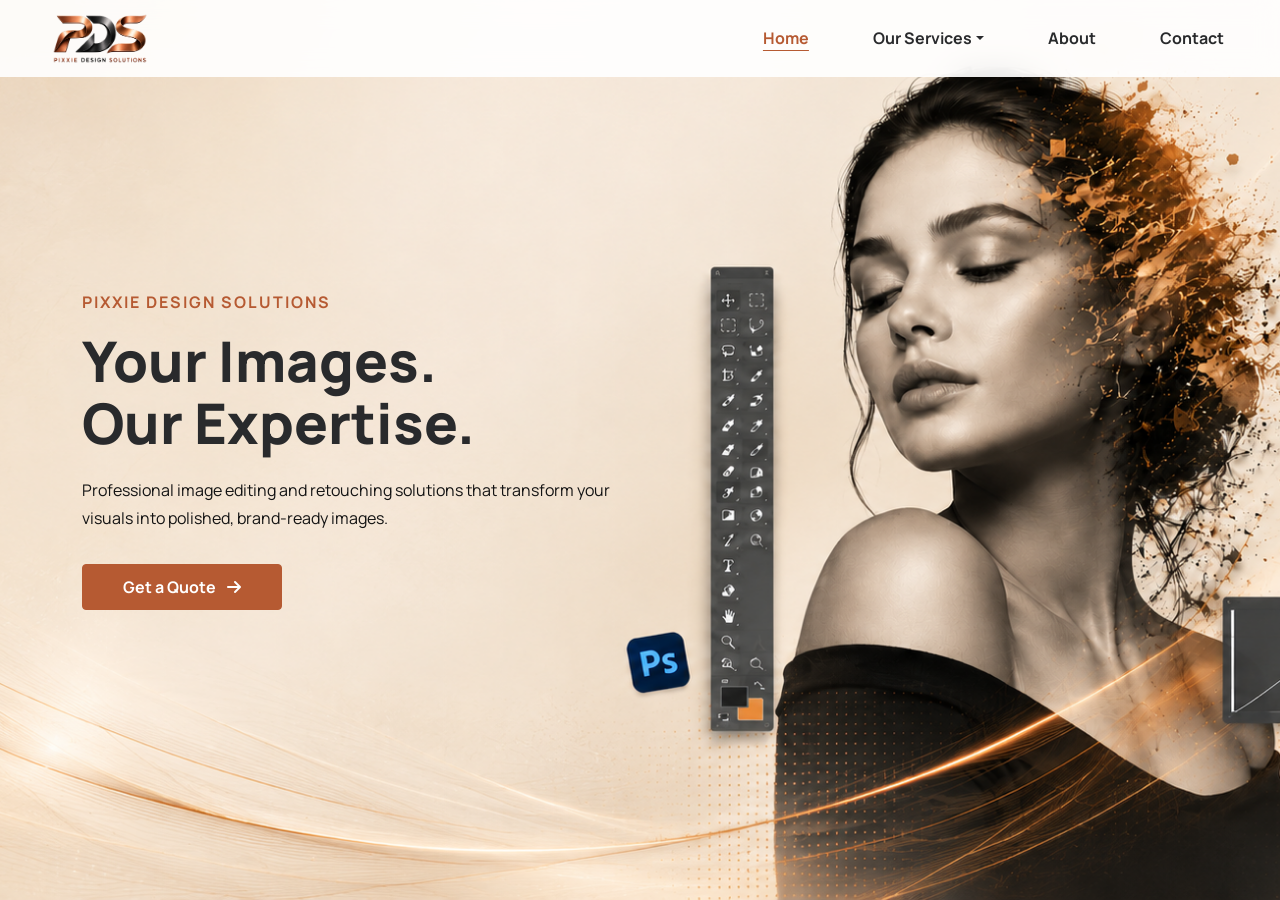
<file: index.html>
<!DOCTYPE html>
<html lang="en">
<head>
    <meta charset="UTF-8">
    <meta name="viewport" content="width=device-width, initial-scale=1.0">
    <title>Pixxie Design Solutions</title>

    <!-- Favicon -->
    <link rel="icon" type="image/png" sizes="32x32" href="assets/favicon.png">
    <link rel="icon" type="image/png" sizes="16x16" href="assets/favicon.png">

    <!-- Apple Touch Icon -->
    <link rel="apple-touch-icon" href="assets/favicon.png">

    <!-- css -->
    <link rel="stylesheet" href="css/style.css">

    <!-- js -->
    <script src="js/script.js" defer></script>

    <!-- bootstrap -->
    <link href="https://cdn.jsdelivr.net/npm/bootstrap@5.3.8/dist/css/bootstrap.min.css" rel="stylesheet">
    <script src="https://cdn.jsdelivr.net/npm/bootstrap@5.3.8/dist/js/bootstrap.bundle.min.js"></script>

    <!-- google fonts -->
     <link rel="preconnect" href="https://fonts.googleapis.com">
    <link rel="preconnect" href="https://fonts.gstatic.com" crossorigin>
    <link href="https://fonts.googleapis.com/css2?family=Manrope:wght@400;500;600;700;800&display=swap" rel="stylesheet">

    <!-- fontawsome -->
     <link rel="stylesheet" href="https://cdnjs.cloudflare.com/ajax/libs/font-awesome/6.5.2/css/all.min.css">   

</head>
<body id="home">

    <header>

    <!-- Navbar -->
        <nav class="navbar navbar-expand-lg fixed-top">
            <!-- Container -->
            <div class="container-fluid px-lg-5 px-md-3">
                <!-- Logo -->
                    <a class="navbar-brand"
                    href="index.html">
                        <img src="assets/logo trans.png" class="img-fluid navbar-logo" alt="Pixxie Design Solutions">
                    </a>

                    <!-- mobile menu -->
                        <button class="navbar-toggler" type="button" data-bs-toggle="collapse" data-bs-target="#collapsibleNavbar">
      <i class="fa-solid fa-bars"></i>
    </button>

                <!-- Navigation -->
                    <div class="collapse
                    navbar-collapse
                    flex-basis-100"
                    id="collapsibleNavbar">
                        <!-- nav links -->
                            <ul class="navbar-nav
                            d-flex
                            flex-column
                            flex-lg-row
                            gap-md-4
                            gap-lg-5
                            align-items-lg-center">
                                <li class="nav-item"><a class="nav-link active" href="index.html">Home</a></li>
                                <li class="nav-item dropdown"><a class="nav-link dropdown-toggle" href="#" role="button" data-bs-toggle="dropdown">Our Services</a>
                                    <ul class="dropdown-menu">
                                        <li><a class="dropdown-item" href="background_removal.html">Background Removal</a></li>
                                        <li><a class="dropdown-item" href="model_retouch.html">Model Retouch</a></li>
                                        <li><a class="dropdown-item" href="skin_retouch.html">Skin Retouch</a></li>
                                        <li><a class="dropdown-item" href="jewelery_retouch.html">Jewelry Retouch</a></li>
                                        <li><a class="dropdown-item " href="shadow_making.html">Shadow Making</a></li>
                                        <li><a class="dropdown-item" href="invisible.html">Invisible Mannequin</a></li>
                                        <li><a class="dropdown-item" href="clipping_path.html">Clipping Path</a></li>
                                        <li><a class="dropdown-item" href="color_correction.html">Color Correction</a></li>
                                        <li><a class="dropdown-item" href="editorial.html">Editorial Images</a></li>
                                    </ul>
                                </li>
                                <li class="nav-item"><a class="nav-link" href="about.html">About</a></li>
                                <li class="nav-item"><a class="nav-link" href="contact.html">Contact</a></li>    
                            </ul>
                    </div>
            </div>        
        </nav>
    </header>

    <section class="hero d-flex flex-column">
        <div class="container hero-text d-flex flex-column gap-3 my-lg-auto">
            <span class="hero-label">PIXXIE DESIGN SOLUTIONS</span>
            <h1 class="display-4">Your Images.<br>Our Expertise.</h1>
        <p>
            Professional image editing and retouching solutions
            that transform your visuals into polished,
            brand-ready images.
        </p>
        <a href="contact.html" class="btn btn-brand"> Get a Quote <i class="fa-solid fa-arrow-right ms-2"></i></a>
        </div>
        
    </section>




    
    
</body>
</html>
</file>
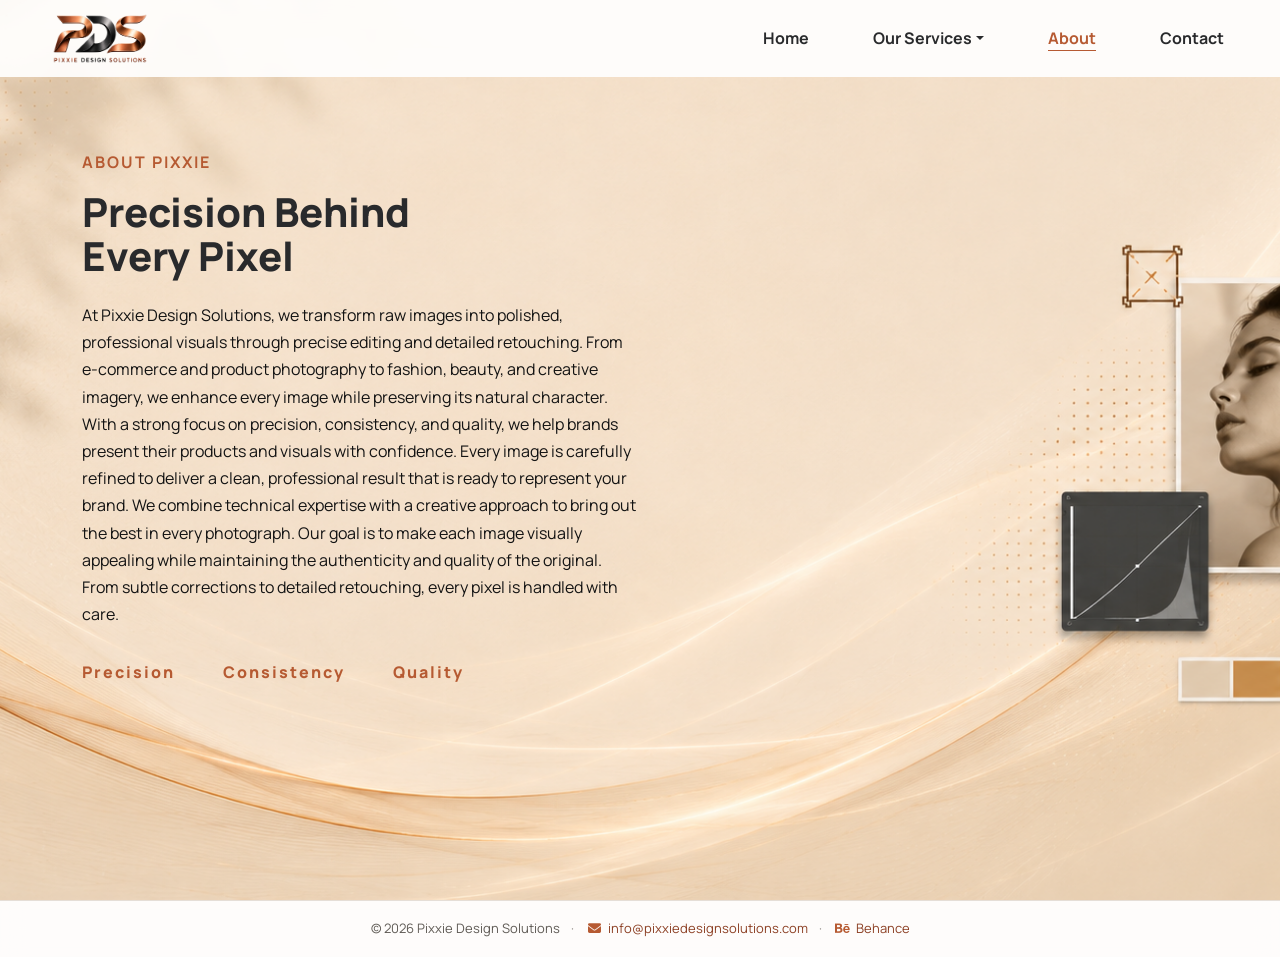
<file: about.html>
<!DOCTYPE html>
<html lang="en">
<head>
    <meta charset="UTF-8">
    <meta name="viewport" content="width=device-width, initial-scale=1.0">
    <title>Pixxie Design Solutions</title>

    <!-- Favicon -->
    <link rel="icon" type="image/png" sizes="32x32" href="assets/favicon.png">
    <link rel="icon" type="image/png" sizes="16x16" href="assets/favicon.png">

    <!-- Apple Touch Icon -->
    <link rel="apple-touch-icon" href="assets/favicon.png">

    <!-- css -->
    <link rel="stylesheet" href="css/style.css">

    <!-- js -->
    <script src="js/script.js" defer></script>

    <!-- bootstrap -->
    <link href="https://cdn.jsdelivr.net/npm/bootstrap@5.3.8/dist/css/bootstrap.min.css" rel="stylesheet">
    <script src="https://cdn.jsdelivr.net/npm/bootstrap@5.3.8/dist/js/bootstrap.bundle.min.js"></script>

    <!-- google fonts -->
     <link rel="preconnect" href="https://fonts.googleapis.com">
    <link rel="preconnect" href="https://fonts.gstatic.com" crossorigin>
    <link href="https://fonts.googleapis.com/css2?family=Manrope:wght@400;500;600;700;800&display=swap" rel="stylesheet">

    <!-- fontawsome -->
     <link rel="stylesheet" href="https://cdnjs.cloudflare.com/ajax/libs/font-awesome/6.5.2/css/all.min.css">   

</head>
<body id="about">

    <header>

    <!-- Navbar -->
        <nav class="navbar navbar-expand-lg fixed-top">
            <!-- Container -->
            <div class="container-fluid px-lg-5 px-md-3">
                <!-- Logo -->
                    <a class="navbar-brand"
                    href="index.html">
                        <img src="assets/logo trans.png" class="img-fluid navbar-logo" alt="Pixxie Design Solutions">
                    </a>

                    <!-- mobile menu -->
                        <button class="navbar-toggler" type="button" data-bs-toggle="collapse" data-bs-target="#collapsibleNavbar">
      <i class="fa-solid fa-bars"></i>
    </button>

                <!-- Navigation -->
                    <div class="collapse
                    navbar-collapse
                    flex-basis-100"
                    id="collapsibleNavbar">
                        <!-- nav links -->
                            <ul class="navbar-nav
                            d-flex
                            flex-column
                            flex-lg-row
                            gap-md-4
                            gap-lg-5
                            align-items-lg-center">
                                <li class="nav-item"><a class="nav-link" href="index.html">Home</a></li>
                                <li class="nav-item dropdown"><a class="nav-link dropdown-toggle" href="#" role="button" data-bs-toggle="dropdown">Our Services</a>
                                    <ul class="dropdown-menu">
                                        <li><a class="dropdown-item" href="background_removal.html">Background Removal</a></li>
                                        <li><a class="dropdown-item" href="model_retouch.html">Model Retouch</a></li>
                                        <li><a class="dropdown-item" href="skin_retouch.html">Skin Retouch</a></li>
                                        <li><a class="dropdown-item" href="jewelery_retouch.html">Jewelry Retouch</a></li>
                                        <li><a class="dropdown-item" href="shadow_making.html">Shadow Making</a></li>
                                        <li><a class="dropdown-item" href="invisible.html">Invisible Mannequin</a></li>
                                        <li><a class="dropdown-item" href="clipping_path.html">Clipping Path</a></li>
                                        <li><a class="dropdown-item" href="color_correction.html">Color Correction</a></li>
                                        <li><a class="dropdown-item" href="editorial.html">Editorial Images</a></li>
                                    </ul>
                                </li>
                                <li class="nav-item"><a class="nav-link active" href="about.html">About</a></li>
                                <li class="nav-item"><a class="nav-link" href="contact.html">Contact</a></li>    
                            </ul>
                    </div>
            </div>        
        </nav>
    </header>

    <section class="hero1 d-flex flex-column ">
        <div class="container hero-text1 d-flex flex-column gap-3 mb-1 mb-lg-0">
            <span class="hero-label">ABOUT PIXXIE</span>
            <h1 class="display-6">Precision Behind<br>Every Pixel</h1>
        <p>
            At Pixxie Design Solutions, we transform raw images into polished, professional visuals 
            through precise editing and detailed retouching. From e-commerce and product photography 
            to fashion, beauty, and creative imagery, we enhance every image while preserving its 
            natural character. With a strong focus on precision, consistency, and quality, we help 
            brands present their products and visuals with confidence. Every image is carefully 
            refined to deliver a clean, professional result that is ready to represent your brand.
            We combine technical expertise with a creative approach to bring out the best in 
            every photograph. Our goal is to make each image visually appealing while maintaining 
            the authenticity and quality of the original. From subtle corrections to detailed 
            retouching, every pixel is handled with care.
        </p>
        <div class="d-flex flex-row gap-5">
        <span class="hero-highlight">Precision</span>
        <span class="hero-highlight">Consistency</span>
        <span class="hero-highlight">Quality</span>
        </div>
        </div>
        
    </section>
    
    
    <footer class="footer">
    <div class="container-fluid px-lg-5">
        <p class="mb-0">
            © 2026 Pixxie Design Solutions
            <span>·</span>
             <i class="fa-solid fa-envelope icons"></i> 
            <a href="mailto:info@pixxiedesignsolutions.com">info@pixxiedesignsolutions.com</a>
            <span>·</span>
            <i class="fa-brands fa-behance icons"></i>
            <a href="https://www.behance.net/pixxiedesignsolution" target="_blank">Behance</a>
        </p>
    </div>
</footer>

    
</body>
</html>
</file>
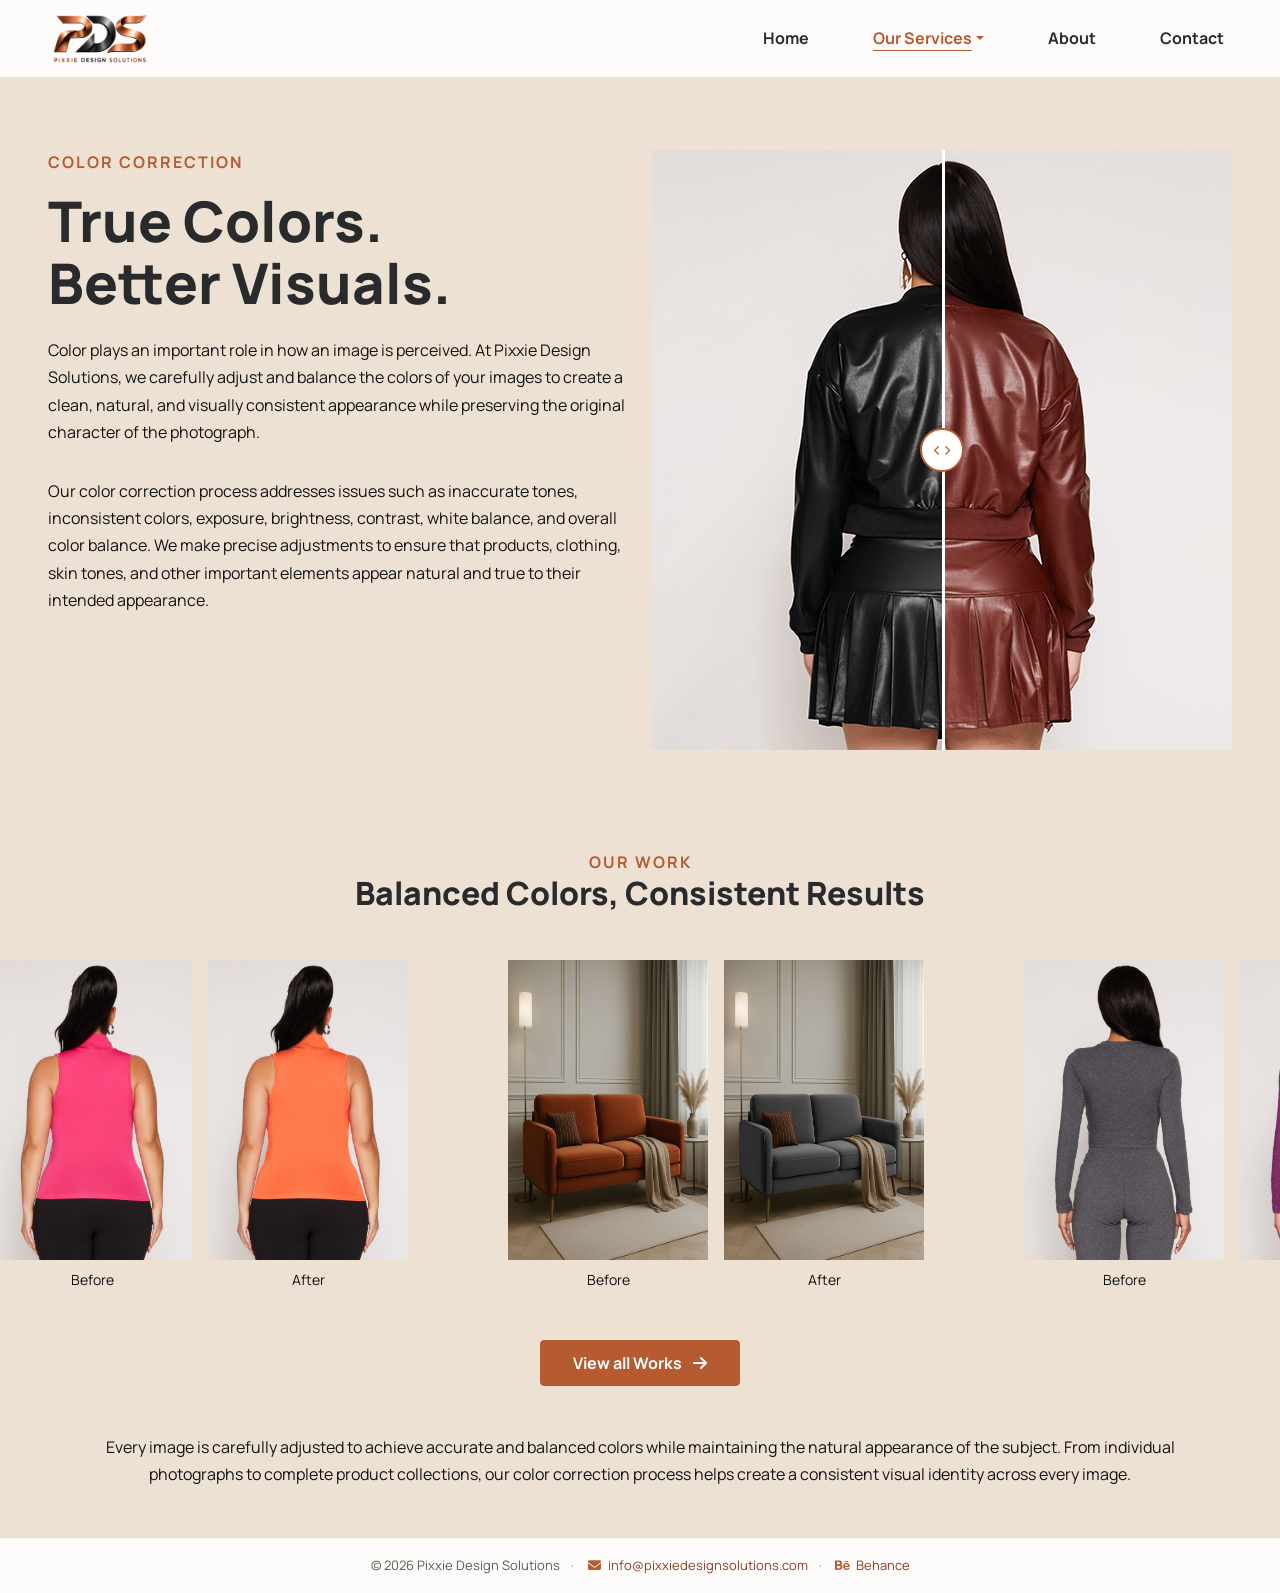
<file: color_correction.html>
<!DOCTYPE html>
<html lang="en">
<head>
    <meta charset="UTF-8">
    <meta name="viewport" content="width=device-width, initial-scale=1.0">
    <title>Pixxie Design Solutions</title>

    <!-- Favicon -->
    <link rel="icon" type="image/png" sizes="32x32" href="assets/favicon.png">
    <link rel="icon" type="image/png" sizes="16x16" href="assets/favicon.png">

    <!-- Apple Touch Icon -->
    <link rel="apple-touch-icon" href="assets/favicon.png">

    <!-- css -->
    <link rel="stylesheet" href="css/style.css">

    <!-- js -->
    <script src="js/script.js" defer></script>

    <!-- bootstrap -->
    <link href="https://cdn.jsdelivr.net/npm/bootstrap@5.3.8/dist/css/bootstrap.min.css" rel="stylesheet">
    <script src="https://cdn.jsdelivr.net/npm/bootstrap@5.3.8/dist/js/bootstrap.bundle.min.js"></script>

    <!-- google fonts -->
     <link rel="preconnect" href="https://fonts.googleapis.com">
    <link rel="preconnect" href="https://fonts.gstatic.com" crossorigin>
    <link href="https://fonts.googleapis.com/css2?family=Manrope:wght@400;500;600;700;800&display=swap" rel="stylesheet">

    <!-- fontawsome -->
     <link rel="stylesheet" href="https://cdnjs.cloudflare.com/ajax/libs/font-awesome/6.5.2/css/all.min.css">   

</head>
<body id="color">

    <header>

    <!-- Navbar -->
        <nav class="navbar navbar-expand-lg fixed-top">
            <!-- Container -->
            <div class="container-fluid px-lg-5 px-md-3">
                <!-- Logo -->
                    <a class="navbar-brand"
                    href="index.html">
                        <img src="assets/logo trans.png" class="img-fluid navbar-logo" alt="Pixxie Design Solutions">
                    </a>

                    <!-- mobile menu -->
                        <button class="navbar-toggler" type="button" data-bs-toggle="collapse" data-bs-target="#collapsibleNavbar">
      <i class="fa-solid fa-bars"></i>
    </button>

                <!-- Navigation -->
                    <div class="collapse
                    navbar-collapse
                    flex-basis-100"
                    id="collapsibleNavbar">
                        <!-- nav links -->
                            <ul class="navbar-nav
                            d-flex
                            flex-column
                            flex-lg-row
                            gap-md-4
                            gap-lg-5
                            align-items-lg-center">
                                <li class="nav-item"><a class="nav-link" href="index.html">Home</a></li>
                                <li class="nav-item dropdown"><a class="nav-link dropdown-toggle active" href="#" role="button" data-bs-toggle="dropdown">Our Services</a>
                                    <ul class="dropdown-menu">
                                        <li><a class="dropdown-item " href="background_removal.html">Background Removal</a></li>
                                        <li><a class="dropdown-item " href="model_retouch.html">Model Retouch</a></li>
                                        <li><a class="dropdown-item" href="skin_retouch.html">Skin Retouch</a></li>
                                        <li><a class="dropdown-item" href="jewelery_retouch.html">Jewelry Retouch</a></li>
                                        <li><a class="dropdown-item " href="shadow_making.html">Shadow Making</a></li>
                                        <li><a class="dropdown-item" href="invisible.html">Invisible Mannequin</a></li>
                                        <li><a class="dropdown-item" href="clipping_path.html">Clipping Path</a></li>
                                        <li><a class="dropdown-item active" href="color_correction.html">Color Correction</a></li>
                                        <li><a class="dropdown-item" href="editorial.html">Editorial Images</a></li>
                                    </ul>
                                </li>
                                <li class="nav-item"><a class="nav-link" href="about.html">About</a></li>
                                <li class="nav-item"><a class="nav-link" href="contact.html">Contact</a></li>    
                            </ul>
                    </div>
            </div>        
        </nav>
    </header>

    <section class="bg-remove container-fluid px-lg-5">

    <div class="row">

        <!-- Text -->
        <div class="col-12 col-lg-6">
            <div class="hero-text1 d-flex flex-column gap-3">
                <span class="hero-label">COLOR CORRECTION</span>
                <h1 class="display-4">True Colors. <br> Better Visuals.</h1>
                <p>
                    Color plays an important role in how an image is perceived. At Pixxie Design Solutions, 
                    we carefully adjust and balance the colors of your images to create a clean, natural, and 
                    visually consistent appearance while preserving the original character of the photograph.</p>
                    
                    <p>
                    Our color correction process addresses issues such as inaccurate tones, inconsistent colors, 
                    exposure, brightness, contrast, white balance, and overall color balance. We make precise 
                    adjustments to ensure that products, clothing, skin tones, and other important elements 
                    appear natural and true to their intended appearance.
                </p>
                
            </div>
        </div>

        <!-- Image -->
        <div class="col-12 col-lg-6 d-flex justify-content-center justify-content-lg-end">
            <div class="before-after">

                <img src="assets/color correction/hero-b.jpg.png"
                     class="before-img"
                     alt="Before">

                <img src="assets/color correction/hero-a.jpg.png"
                     class="after-img"
                     alt="After">

                <input type="range"
                       min="0"
                       max="100"
                       value="50"
                       class="slider">

                <div class="slider-line"></div>

                <div class="slider-holder">
                    <i class="fa-solid fa-chevron-left"></i>
                    <i class="fa-solid fa-chevron-right"></i>
                </div>

            </div>
        </div>

    </div>

    </section>


    <section class="slideshow mb-5">
        <div class="container-fluid text-center mb-5">
            <span class="hero-label">OUR WORK</span>
            <h2>Balanced Colors, Consistent Results</h2>
        </div>

        <div class="slideshow-track container-fluid d-flex flex-row">
            <!-- group -->
            <div class="slideshow-group d-flex flex-row">
            <!-- Pair 1 -->
            <div class="showcase-pair d-flex flex-row gap-3">
                <div class="d-flex flex-column gap-2">
                    <img src="assets/color correction/m1-b.jpg" alt="Before">
                    <span class="image-label text-center">Before</span>
                </div>

                <div class="d-flex flex-column gap-2">
                    <img src="assets/color correction/m1-a.jpg" alt="After">
                    <span class="image-label text-center">After</span>
                </div>
            </div>

            <!-- Pair 2 -->
            <div class="showcase-pair d-flex flex-row gap-3">
                <div class="d-flex flex-column gap-2">
                    <img src="assets/color correction/m2-b.jpg" alt="Before">
                    <span class="image-label text-center">Before</span>
                </div>

                <div class="d-flex flex-column gap-2">
                    <img src="assets/color correction/m2-a.jpg" alt="After">
                    <span class="image-label text-center">After</span>
                </div>
            </div>

            <!-- Pair 3 -->
            <div class="showcase-pair d-flex flex-row gap-3">
                <div class="d-flex flex-column gap-2">
                    <img src="assets/color correction/m3-b.jpg" alt="Before">
                    <span class="image-label text-center">Before</span>
                </div>

                <div class="d-flex flex-column gap-2">
                    <img src="assets/color correction/m3-a.jpg" alt="After">
                    <span class="image-label text-center">After</span>
                </div>
            </div>

            <!-- Pair 4 -->
            <div class="showcase-pair d-flex flex-row gap-3">
                <div class="d-flex flex-column gap-2">
                    <img src="assets/color correction/m4-b.jpg" alt="Before">
                    <span class="image-label text-center">Before</span>
                </div>

                <div class="d-flex flex-column gap-2">
                    <img src="assets/color correction/m4-a.jpg" alt="After">
                    <span class="image-label text-center">After</span>
                </div>
            </div>

            <!-- Pair 5 -->
            <div class="showcase-pair d-flex flex-row gap-3">
                <div class="d-flex flex-column gap-2">
                    <img src="assets/color correction/m5-b.jpg" alt="Before">
                    <span class="image-label text-center">Before</span>
                </div>

                <div class="d-flex flex-column gap-2">
                    <img src="assets/color correction/m5-a.jpg" alt="After">
                    <span class="image-label text-center">After</span>
                </div>
            </div>

            <!-- Pair 6 -->
            <div class="showcase-pair d-flex flex-row gap-3">
                <div class="d-flex flex-column gap-2">
                    <img src="assets/color correction/m6-b.jpg" alt="Before">
                    <span class="image-label text-center">Before</span>
                </div>

                <div class="d-flex flex-column gap-2">
                    <img src="assets/color correction/m6-a.jpg" alt="After">
                    <span class="image-label text-center">After</span>
                </div>
            </div>
            </div>
        </div>








    </section>

    <section class="view container desc mb-5">
        <button type="button" class="btn btn-brand mb-5 d-block mx-auto" data-bs-toggle="modal" data-bs-target="#viewall"> View all Works <i class="fa-solid fa-arrow-right ms-2"></i></button>
    <p class="text-center">Every image is carefully adjusted to achieve accurate and balanced 
        colors while maintaining the natural appearance of the subject. From individual photographs 
        to complete product collections, our color correction process helps create a consistent 
        visual identity across every image.</p>

         <!-- The Modal -->
<div class="modal fade" id="viewall">
  <div class="modal-dialog modal-dialog-centered modal-lg">
    <div class="modal-content">
        <button type="button" class="btn-close modal-close" data-bs-dismiss="modal" aria-label="Close"></button>

      <!-- Modal body -->
      <div class="modal-body">
        <!-- Carousel -->
        <div id="demo" class="carousel slide" data-bs-ride="carousel">
  
        <!-- The slideshow/carousel -->
        <div class="carousel-inner">
            <div class="carousel-item active">
            <img src="assets/color correction/pair-1.png" alt="before-after image" class="d-block" style="width:100%">
            </div>

            <div class="carousel-item">
            <img src="assets/color correction/pair-2.png" alt="Los Angeles" class="d-block" style="width:100%">
            </div>

            <div class="carousel-item">
            <img src="assets/color correction/pair-3.png" alt="Los Angeles" class="d-block" style="width:100%">
            </div>

            <div class="carousel-item">
            <img src="assets/color correction/pair-4.png" alt="Los Angeles" class="d-block" style="width:100%">
            </div>

              <div class="carousel-item">
            <img src="assets/color correction/pair-5.png" alt="Los Angeles" class="d-block" style="width:100%">
            </div>

              <div class="carousel-item">
            <img src="assets/color correction/pair-6.png" alt="Los Angeles" class="d-block" style="width:100%">
            </div>

            <!-- Left and right controls/icons -->
            <button class="carousel-control-prev" type="button" data-bs-target="#demo" data-bs-slide="prev">
                <i class="fa-solid fa-chevron-left"></i>
            </button>

            <button class="carousel-control-next" type="button" data-bs-target="#demo" data-bs-slide="next">
                <i class="fa-solid fa-chevron-right"></i>
            </button>
        </div>

        </div>

      </div>
    </div>
  </div>
</div>
    </section>


     <footer class="footer">
    <div class="container-fluid px-lg-5">
        <p class="mb-0">
            © 2026 Pixxie Design Solutions
            <span>·</span>
             <i class="fa-solid fa-envelope icons"></i> 
            <a href="mailto:info@pixxiedesignsolutions.com">info@pixxiedesignsolutions.com</a>
            <span>·</span>
            <i class="fa-brands fa-behance icons"></i>
            <a href="https://www.behance.net/pixxiedesignsolution" target="_blank">Behance</a>
        </p>
    </div>
</footer>
    
</body>
</html>
</file>
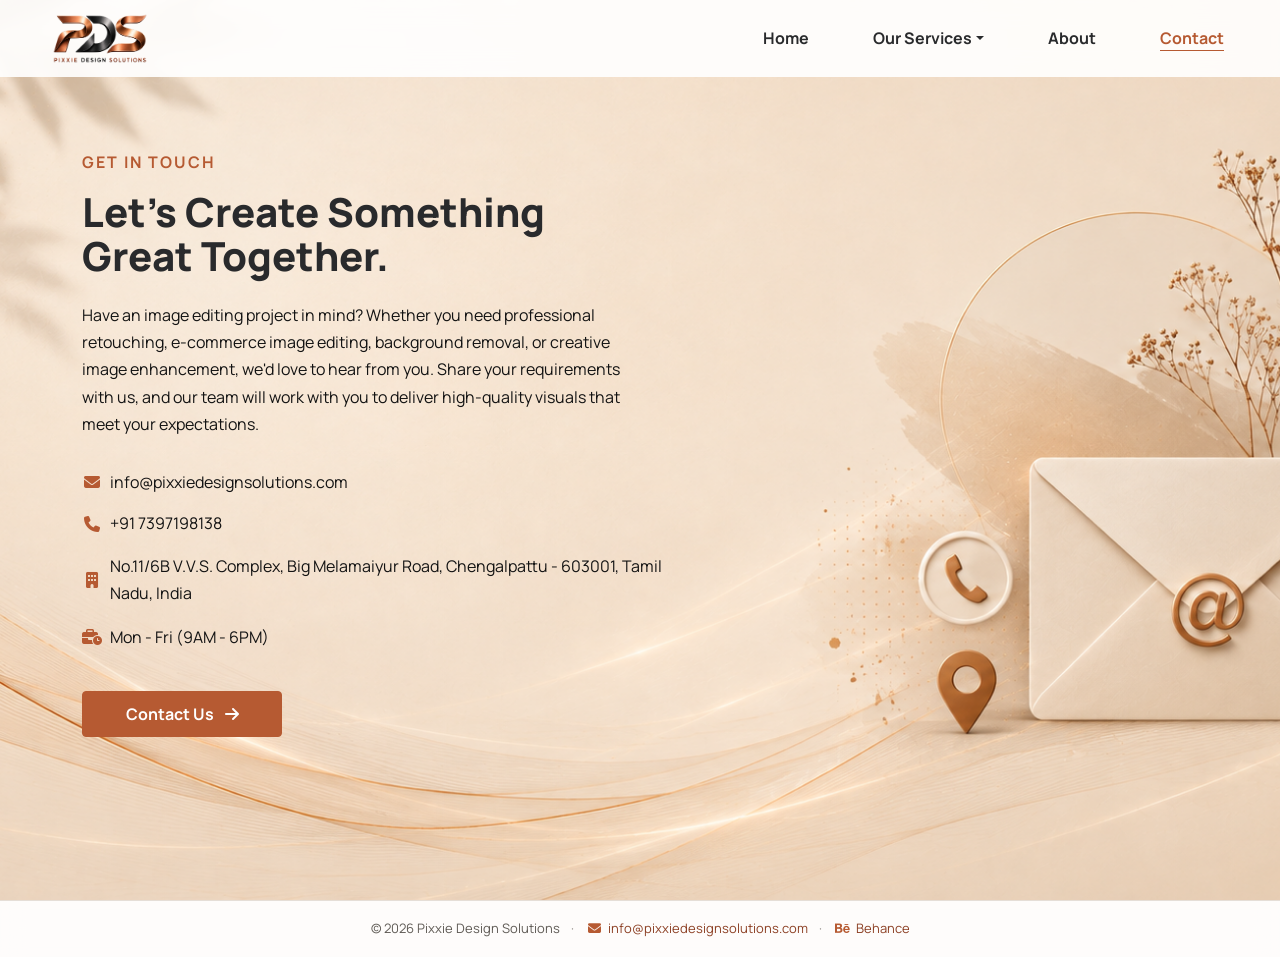
<file: contact.html>
<!DOCTYPE html>
<html lang="en">
<head>
    <meta charset="UTF-8">
    <meta name="viewport" content="width=device-width, initial-scale=1.0">
    <title>Pixxie Design Solutions</title>

    <!-- Favicon -->
    <link rel="icon" type="image/png" sizes="32x32" href="assets/favicon.png">
    <link rel="icon" type="image/png" sizes="16x16" href="assets/favicon.png">

    <!-- Apple Touch Icon -->
    <link rel="apple-touch-icon" href="assets/favicon.png">

    <!-- css -->
    <link rel="stylesheet" href="css/style.css">

    <!-- js -->
    <script src="js/script.js" defer></script>

    <!-- bootstrap -->
    <link href="https://cdn.jsdelivr.net/npm/bootstrap@5.3.8/dist/css/bootstrap.min.css" rel="stylesheet">
    <script src="https://cdn.jsdelivr.net/npm/bootstrap@5.3.8/dist/js/bootstrap.bundle.min.js"></script>

    <!-- google fonts -->
     <link rel="preconnect" href="https://fonts.googleapis.com">
    <link rel="preconnect" href="https://fonts.gstatic.com" crossorigin>
    <link href="https://fonts.googleapis.com/css2?family=Manrope:wght@400;500;600;700;800&display=swap" rel="stylesheet">

    <!-- fontawsome -->
     <link rel="stylesheet" href="https://cdnjs.cloudflare.com/ajax/libs/font-awesome/6.5.2/css/all.min.css">   

</head>
<body id="contact">

    <header>

    <!-- Navbar -->
        <nav class="navbar navbar-expand-lg fixed-top">
            <!-- Container -->
            <div class="container-fluid px-lg-5 px-md-3">
                <!-- Logo -->
                    <a class="navbar-brand"
                    href="index.html">
                        <img src="assets/logo trans.png" class="img-fluid navbar-logo" alt="Pixxie Design Solutions">
                    </a>

                    <!-- mobile menu -->
                        <button class="navbar-toggler" type="button" data-bs-toggle="collapse" data-bs-target="#collapsibleNavbar">
      <i class="fa-solid fa-bars"></i>
    </button>

                <!-- Navigation -->
                    <div class="collapse
                    navbar-collapse
                    flex-basis-100"
                    id="collapsibleNavbar">
                        <!-- nav links -->
                            <ul class="navbar-nav
                            d-flex
                            flex-column
                            flex-lg-row
                            gap-md-4
                            gap-lg-5
                            align-items-lg-center">
                                <li class="nav-item"><a class="nav-link" href="index.html">Home</a></li>
                                <li class="nav-item dropdown"><a class="nav-link dropdown-toggle" href="#" role="button" data-bs-toggle="dropdown">Our Services</a>
                                    <ul class="dropdown-menu">
                                        <li><a class="dropdown-item" href="background_removal.html">Background Removal</a></li>
                                        <li><a class="dropdown-item" href="model_retouch.html">Model Retouch</a></li>
                                        <li><a class="dropdown-item" href="skin_retouch.html">Skin Retouch</a></li>
                                        <li><a class="dropdown-item" href="jewelery_retouch.html">Jewelry Retouch</a></li>
                                        <li><a class="dropdown-item " href="shadow_making.html">Shadow Making</a></li>
                                        <li><a class="dropdown-item" href="invisible.html">Invisible Mannequin</a></li>
                                        <li><a class="dropdown-item" href="clipping_path.html">Clipping Path</a></li>
                                        <li><a class="dropdown-item" href="color_correction.html">Color Correction</a></li>
                                        <li><a class="dropdown-item" href="editorial.html">Editorial Images</a></li>
                                    </ul>
                                </li>
                                <li class="nav-item"><a class="nav-link " href="about.html">About</a></li>
                                <li class="nav-item"><a class="nav-link active" href="contact.html">Contact</a></li>    
                            </ul>
                    </div>
            </div>        
        </nav>
    </header>

    <section class="hero2 d-flex flex-column">
        <div class="container hero-text1 d-flex flex-column gap-3">
            <span class="hero-label">GET IN TOUCH</span>
            <h1 class="display-6">Let's Create Something<br> Great Together.</h1>
        <p>
            Have an image editing project in mind? Whether you need professional retouching, 
            e-commerce image editing, background removal, or creative image enhancement, 
            we'd love to hear from you. Share your requirements with us, and our team will 
            work with you to deliver high-quality visuals that meet your expectations.
        </p>

        <div class="details d-flex flex-column gap-3">
            <span class="d-flex flex-row gap-2 align-items-center">
                <i class="fa-solid fa-envelope icons"></i> 
                <a class="mail" href="mailto:info@pixxiedesignsolutions.com">info@pixxiedesignsolutions.com</a>
            </span>

            <span class="d-flex flex-row gap-2 align-items-center">
                <i class="fa-solid fa-phone icons "></i> 
                <p>+91 7397198138</p>
            </span>

            <span class="d-flex flex-row gap-2 align-items-center">
                <i class="fa-solid fa-building icons"></i> 
                <p>No.11/6B V.V.S. Complex, Big Melamaiyur Road, Chengalpattu - 603001, Tamil Nadu, India</p>
            </span>

            <span class="d-flex flex-row gap-2 align-items-center">
                <i class="fa-solid fa-business-time icons  "></i> 
                <p>Mon - Fri (9AM - 6PM)</p>
            </span> 
        </div>
       

        <button type="button" class="btn btn-brand my-3 mt-lg-4" data-bs-toggle="modal" data-bs-target="#myModal"> Contact Us <i class="fa-solid fa-arrow-right ms-2"></i></button>
        
</div>



<!-- The Modal -->
<div class="modal fade" id="myModal">
  <div class="modal-dialog modal-dialog-centered">
    <div class="modal-content">

      <button type="button"
              class="btn-close modal-close"
              data-bs-dismiss="modal"
              aria-label="Close"></button>

      <!-- Modal body -->
      <div class="modal-body d-flex flex-column gap-3 my-2 mx-2 my-lg-5 mx-lg-3">

        <form id="contactForm">

          <div class="form-floating mb-3">
            <input type="text"
                   class="form-control"
                   id="firstname"
                   name="firstname"
                   placeholder="Firstname"
                   required>
            <label for="firstname">Firstname</label>
          </div>

          <div class="form-floating mb-3">
            <input type="text"
                   class="form-control"
                   id="lastname"
                   name="lastname"
                   placeholder="Lastname"
                   required>
            <label for="lastname">Lastname</label>
          </div>

          <div class="form-floating mb-3">
            <input type="email"
                   class="form-control"
                   id="mail"
                   name="email"
                   placeholder="Email"
                   required>
            <label for="mail">Email</label>
          </div>

          <div class="form-floating mb-3">
            <input type="tel"
                   class="form-control"
                   id="number"
                   name="phone"
                   placeholder="Phone Number"
                   required>
            <label for="number">Phone Number</label>
          </div>

          <div class="form-floating mb-3">
            <textarea class="form-control"
                      id="text"
                      name="message"
                      placeholder="Leave us a message"
                      style="height: 120px"
                      required></textarea>
            <label for="text">Leave us a message</label>
          </div>
          
           <div id="formMessage" class="text-center mt-3"></div>

          <button type="submit" class="btn btn-brand m-auto d-block mt-4">
            Submit
          </button>

         

        </form>

      </div>
    </div>
  </div>
</div>



    </section>
    
     <footer class="footer">
    <div class="container-fluid px-lg-5">
        <p class="mb-0">
            © 2026 Pixxie Design Solutions
            <span>·</span>
             <i class="fa-solid fa-envelope icons"></i> 
            <a href="mailto:info@pixxiedesignsolutions.com">info@pixxiedesignsolutions.com</a>
            <span>·</span>
            <i class="fa-brands fa-behance icons"></i>
            <a href="https://www.behance.net/pixxiedesignsolution" target="_blank">Behance</a>
        </p>
    </div>
</footer>
    
</body>
</html>
</file>
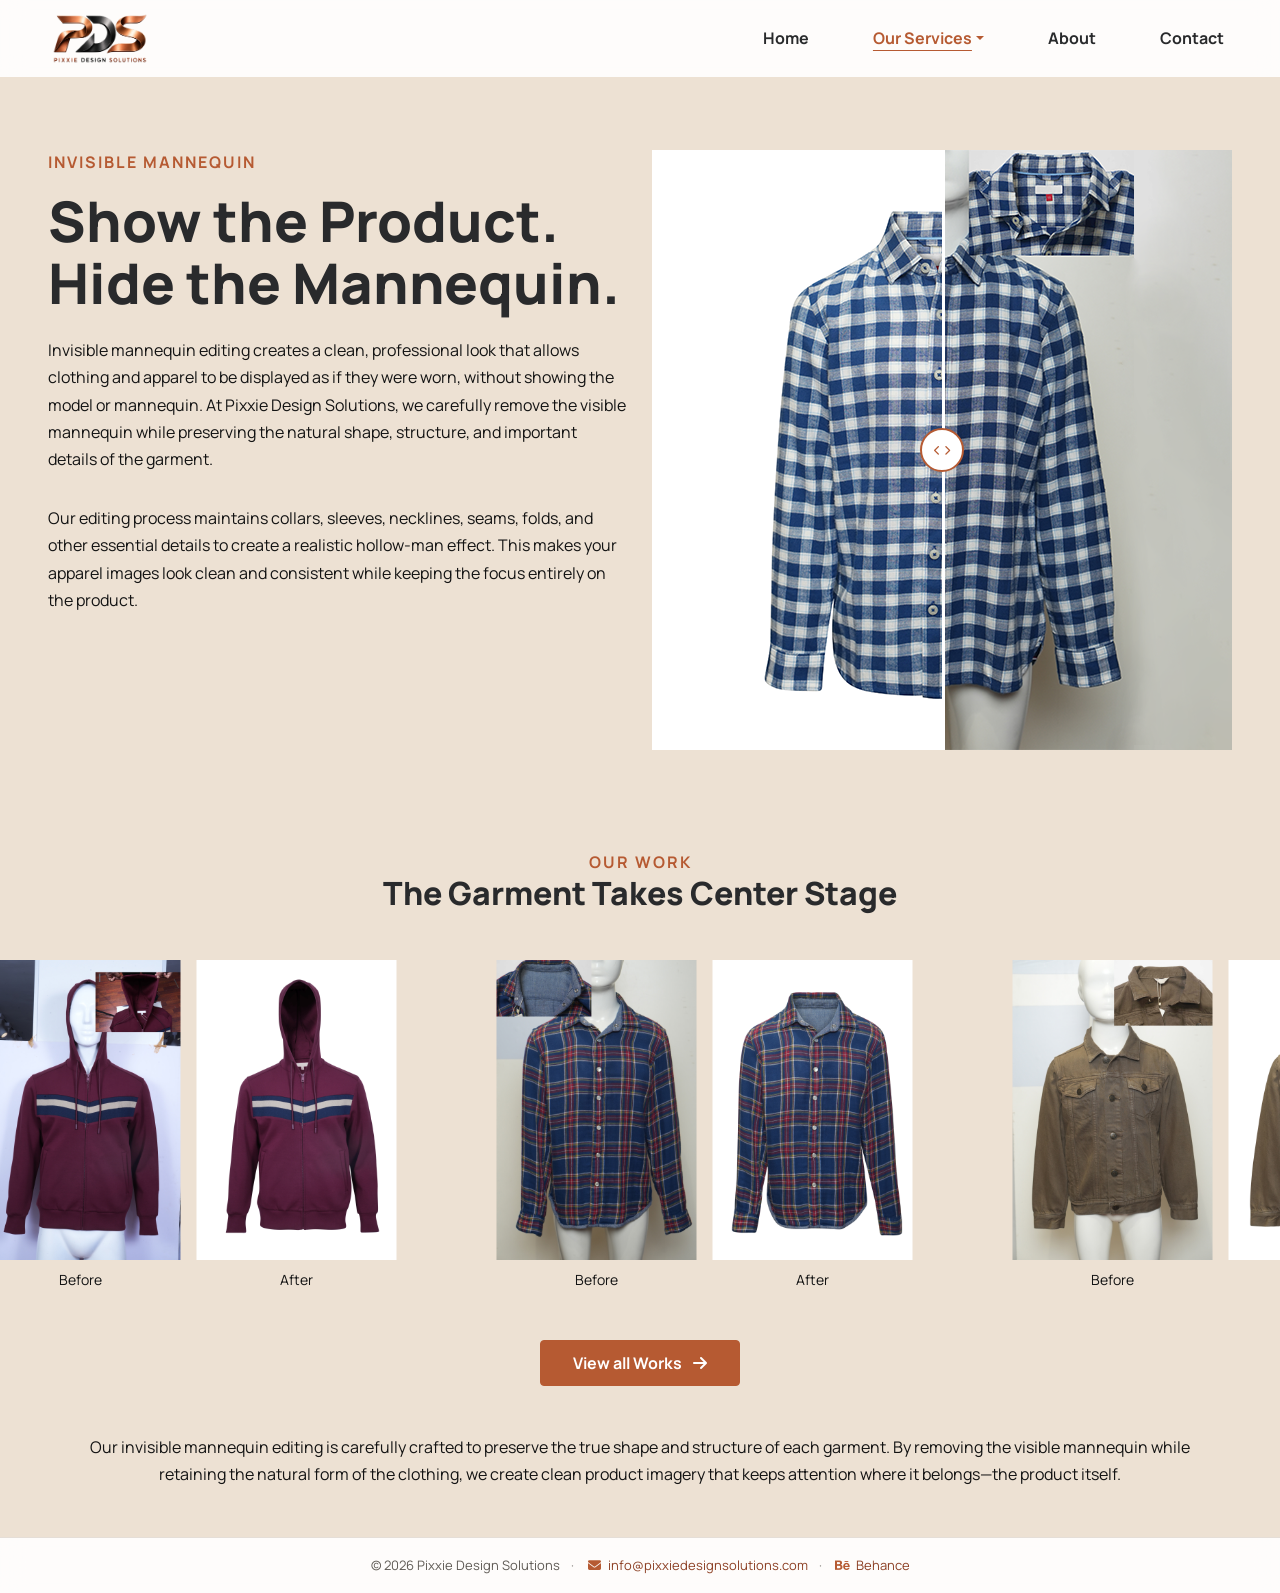
<file: invisible.html>
<!DOCTYPE html>
<html lang="en">
<head>
    <meta charset="UTF-8">
    <meta name="viewport" content="width=device-width, initial-scale=1.0">
    <title>Pixxie Design Solutions</title>

    <!-- Favicon -->
    <link rel="icon" type="image/png" sizes="32x32" href="assets/favicon.png">
    <link rel="icon" type="image/png" sizes="16x16" href="assets/favicon.png">

    <!-- Apple Touch Icon -->
    <link rel="apple-touch-icon" href="assets/favicon.png">

    <!-- css -->
    <link rel="stylesheet" href="css/style.css">

    <!-- js -->
    <script src="js/script.js" defer></script>

    <!-- bootstrap -->
    <link href="https://cdn.jsdelivr.net/npm/bootstrap@5.3.8/dist/css/bootstrap.min.css" rel="stylesheet">
    <script src="https://cdn.jsdelivr.net/npm/bootstrap@5.3.8/dist/js/bootstrap.bundle.min.js"></script>

    <!-- google fonts -->
     <link rel="preconnect" href="https://fonts.googleapis.com">
    <link rel="preconnect" href="https://fonts.gstatic.com" crossorigin>
    <link href="https://fonts.googleapis.com/css2?family=Manrope:wght@400;500;600;700;800&display=swap" rel="stylesheet">

    <!-- fontawsome -->
     <link rel="stylesheet" href="https://cdnjs.cloudflare.com/ajax/libs/font-awesome/6.5.2/css/all.min.css">   

</head>
<body id="invisible">

    <header>

    <!-- Navbar -->
        <nav class="navbar navbar-expand-lg fixed-top">
            <!-- Container -->
            <div class="container-fluid px-lg-5 px-md-3">
                <!-- Logo -->
                    <a class="navbar-brand"
                    href="index.html">
                        <img src="assets/logo trans.png" class="img-fluid navbar-logo" alt="Pixxie Design Solutions">
                    </a>

                    <!-- mobile menu -->
                        <button class="navbar-toggler" type="button" data-bs-toggle="collapse" data-bs-target="#collapsibleNavbar">
      <i class="fa-solid fa-bars"></i>
    </button>

                <!-- Navigation -->
                    <div class="collapse
                    navbar-collapse
                    flex-basis-100"
                    id="collapsibleNavbar">
                        <!-- nav links -->
                            <ul class="navbar-nav
                            d-flex
                            flex-column
                            flex-lg-row
                            gap-md-4
                            gap-lg-5
                            align-items-lg-center">
                                <li class="nav-item"><a class="nav-link" href="index.html">Home</a></li>
                                <li class="nav-item dropdown"><a class="nav-link dropdown-toggle active" href="#" role="button" data-bs-toggle="dropdown">Our Services</a>
                                    <ul class="dropdown-menu">
                                        <li><a class="dropdown-item " href="background_removal.html">Background Removal</a></li>
                                        <li><a class="dropdown-item " href="model_retouch.html">Model Retouch</a></li>
                                        <li><a class="dropdown-item" href="skin_retouch.html">Skin Retouch</a></li>
                                        <li><a class="dropdown-item" href="jewelery_retouch.html">Jewelry Retouch</a></li>
                                        <li><a class="dropdown-item " href="shadow_making.html">Shadow Making</a></li>
                                        <li><a class="dropdown-item active" href="invisible.html">Invisible Mannequin</a></li>
                                        <li><a class="dropdown-item" href="clipping_path.html">Clipping Path</a></li>
                                        <li><a class="dropdown-item" href="color_correction.html">Color Correction</a></li>
                                        <li><a class="dropdown-item" href="editorial.html">Editorial Images</a></li>
                                    </ul>
                                </li>
                                <li class="nav-item"><a class="nav-link" href="about.html">About</a></li>
                                <li class="nav-item"><a class="nav-link" href="contact.html">Contact</a></li>    
                            </ul>
                    </div>
            </div>        
        </nav>
    </header>

    <section class="bg-remove container-fluid px-lg-5">

    <div class="row">

        <!-- Text -->
        <div class="col-12 col-lg-6">
            <div class="hero-text1 d-flex flex-column gap-3">
                 <span class="hero-label">INVISIBLE MANNEQUIN</span>
                <h1 class="display-4">Show the Product.<br> Hide the Mannequin.</h1>
                <p>
                    Invisible mannequin editing creates a clean, professional look that allows clothing 
                    and apparel to be displayed as if they were worn, without showing the model or 
                    mannequin. At Pixxie Design Solutions, we carefully remove the visible mannequin 
                    while preserving the natural shape, structure, and important details of the garment.</p>
                    <p>
                    Our editing process maintains collars, sleeves, necklines, seams, folds, and other 
                    essential details to create a realistic hollow-man effect. This makes your apparel 
                    images look clean and consistent while keeping the focus entirely on the product.
                </p>
            </div>
        </div>

        <!-- Image -->
        <div class="col-12 col-lg-6 d-flex justify-content-center justify-content-lg-end">
            <div class="before-after">

                <img src="assets//manniquin/hero-b.jpg.png"
                     class="before-img"
                     alt="Before">

                <img src="assets//manniquin/hero-a.jpg.png"
                     class="after-img"
                     alt="After">

                <input type="range"
                       min="0"
                       max="100"
                       value="50"
                       class="slider">

                <div class="slider-line"></div>

                <div class="slider-holder">
                    <i class="fa-solid fa-chevron-left"></i>
                    <i class="fa-solid fa-chevron-right"></i>
                </div>

            </div>
        </div>

    </div>

    </section>


    <section class="slideshow mb-5">
        <div class="container-fluid text-center mb-5">
            <span class="hero-label">OUR WORK</span>
            <h2>The Garment Takes Center Stage</h2>
        </div>

        <div class="slideshow-track container-fluid d-flex flex-row">
            <!-- group -->
            <div class="slideshow-group d-flex flex-row">
            <!-- Pair 1 -->
            <div class="showcase-pair d-flex flex-row gap-3">
                <div class="d-flex flex-column gap-2">
                    <img src="assets/manniquin/m1-b.jpg" alt="Before">
                    <span class="image-label text-center">Before</span>
                </div>

                <div class="d-flex flex-column gap-2">
                    <img src="assets/manniquin/m1-a.jpg" alt="After">
                    <span class="image-label text-center">After</span>
                </div>
            </div>

            <!-- Pair 2 -->
            <div class="showcase-pair d-flex flex-row gap-3">
                <div class="d-flex flex-column gap-2">
                    <img src="assets/manniquin/m2-b.jpg" alt="Before">
                    <span class="image-label text-center">Before</span>
                </div>

                <div class="d-flex flex-column gap-2">
                    <img src="assets/manniquin/m2-a.jpg" alt="After">
                    <span class="image-label text-center">After</span>
                </div>
            </div>

            <!-- Pair 3 -->
            <div class="showcase-pair d-flex flex-row gap-3">
                <div class="d-flex flex-column gap-2">
                    <img src="assets/manniquin/m3-b.jpg" alt="Before">
                    <span class="image-label text-center">Before</span>
                </div>

                <div class="d-flex flex-column gap-2">
                    <img src="assets/manniquin/m3-a.jpg" alt="After">
                    <span class="image-label text-center">After</span>
                </div>
            </div>

            <!-- Pair 4 -->
            <div class="showcase-pair d-flex flex-row gap-3">
                <div class="d-flex flex-column gap-2">
                    <img src="assets/manniquin/m4-b.jpg" alt="Before">
                    <span class="image-label text-center">Before</span>
                </div>

                <div class="d-flex flex-column gap-2">
                    <img src="assets/manniquin/m4-a.jpg" alt="After">
                    <span class="image-label text-center">After</span>
                </div>
            </div>

             <!-- Pair 5 -->
            <div class="showcase-pair d-flex flex-row gap-3">
                <div class="d-flex flex-column gap-2">
                    <img src="assets/manniquin/m5-b.jpg" alt="Before">
                    <span class="image-label text-center">Before</span>
                </div>

                <div class="d-flex flex-column gap-2">
                    <img src="assets/manniquin/m5-a.jpg" alt="After">
                    <span class="image-label text-center">After</span>
                </div>
            </div>

             <!-- Pair 6 -->
            <div class="showcase-pair d-flex flex-row gap-3">
                <div class="d-flex flex-column gap-2">
                    <img src="assets/manniquin/m6-b.jpg" alt="Before">
                    <span class="image-label text-center">Before</span>
                </div>

                <div class="d-flex flex-column gap-2">
                    <img src="assets/manniquin/m6-a.jpg" alt="After">
                    <span class="image-label text-center">After</span>
                </div>
            </div>

              <!-- Pair 7 -->
            <div class="showcase-pair d-flex flex-row gap-3">
                <div class="d-flex flex-column gap-2">
                    <img src="assets/manniquin/m7-b.jpg" alt="Before">
                    <span class="image-label text-center">Before</span>
                </div>

                <div class="d-flex flex-column gap-2">
                    <img src="assets/manniquin/m7-a.jpg" alt="After">
                    <span class="image-label text-center">After</span>
                </div>
            </div>


            </div>
        </div>

    </section>

    <section class="view container desc mb-5">
        <button type="button" class="btn btn-brand mb-5 d-block mx-auto" data-bs-toggle="modal" data-bs-target="#viewall"> View all Works <i class="fa-solid fa-arrow-right ms-2"></i></button>
    <p class="text-center">Our invisible mannequin editing is carefully crafted to preserve the true 
        shape and structure of each garment. By removing the visible mannequin while 
        retaining the natural form of the clothing, we create clean product imagery that 
        keeps attention where it belongs—the product itself.</p>

         <!-- The Modal -->
<div class="modal fade" id="viewall">
  <div class="modal-dialog modal-dialog-centered modal-lg">
    <div class="modal-content">
        <button type="button" class="btn-close modal-close" data-bs-dismiss="modal" aria-label="Close"></button>

      <!-- Modal body -->
      <div class="modal-body">
        <!-- Carousel -->
        <div id="demo" class="carousel slide" data-bs-ride="carousel">
  
        <!-- The slideshow/carousel -->
        <div class="carousel-inner">
            <div class="carousel-item active">
            <img src="assets/manniquin/pair-1.png" alt="before-after image" class="d-block" style="width:100%">
            </div>

            <div class="carousel-item">
            <img src="assets/manniquin/pair-2.png" alt="Los Angeles" class="d-block" style="width:100%">
            </div>

            <div class="carousel-item">
            <img src="assets/manniquin/pair-3.png" alt="Los Angeles" class="d-block" style="width:100%">
            </div>

            <div class="carousel-item">
            <img src="assets/manniquin/pair-4.png" alt="Los Angeles" class="d-block" style="width:100%">
            </div>

             <div class="carousel-item">
            <img src="assets/manniquin/pair-5.png" alt="Los Angeles" class="d-block" style="width:100%">
            </div>

             <div class="carousel-item">
            <img src="assets/manniquin/pair-6.png" alt="Los Angeles" class="d-block" style="width:100%">
            </div>

             <div class="carousel-item">
            <img src="assets/manniquin/pair-7.png" alt="Los Angeles" class="d-block" style="width:100%">
            </div>

            <!-- Left and right controls/icons -->
            <button class="carousel-control-prev" type="button" data-bs-target="#demo" data-bs-slide="prev">
                <i class="fa-solid fa-chevron-left"></i>
            </button>

            <button class="carousel-control-next" type="button" data-bs-target="#demo" data-bs-slide="next">
                <i class="fa-solid fa-chevron-right"></i>
            </button>
        </div>

        </div>

      </div>
    </div>
  </div>
</div>
    </section>


     <footer class="footer">
    <div class="container-fluid px-lg-5">
        <p class="mb-0">
            © 2026 Pixxie Design Solutions
            <span>·</span>
             <i class="fa-solid fa-envelope icons"></i> 
            <a href="mailto:info@pixxiedesignsolutions.com">info@pixxiedesignsolutions.com</a>
            <span>·</span>
            <i class="fa-brands fa-behance icons"></i>
            <a href="https://www.behance.net/pixxiedesignsolution" target="_blank">Behance</a>
        </p>
    </div>
</footer>
    
</body>
</html>
</file>
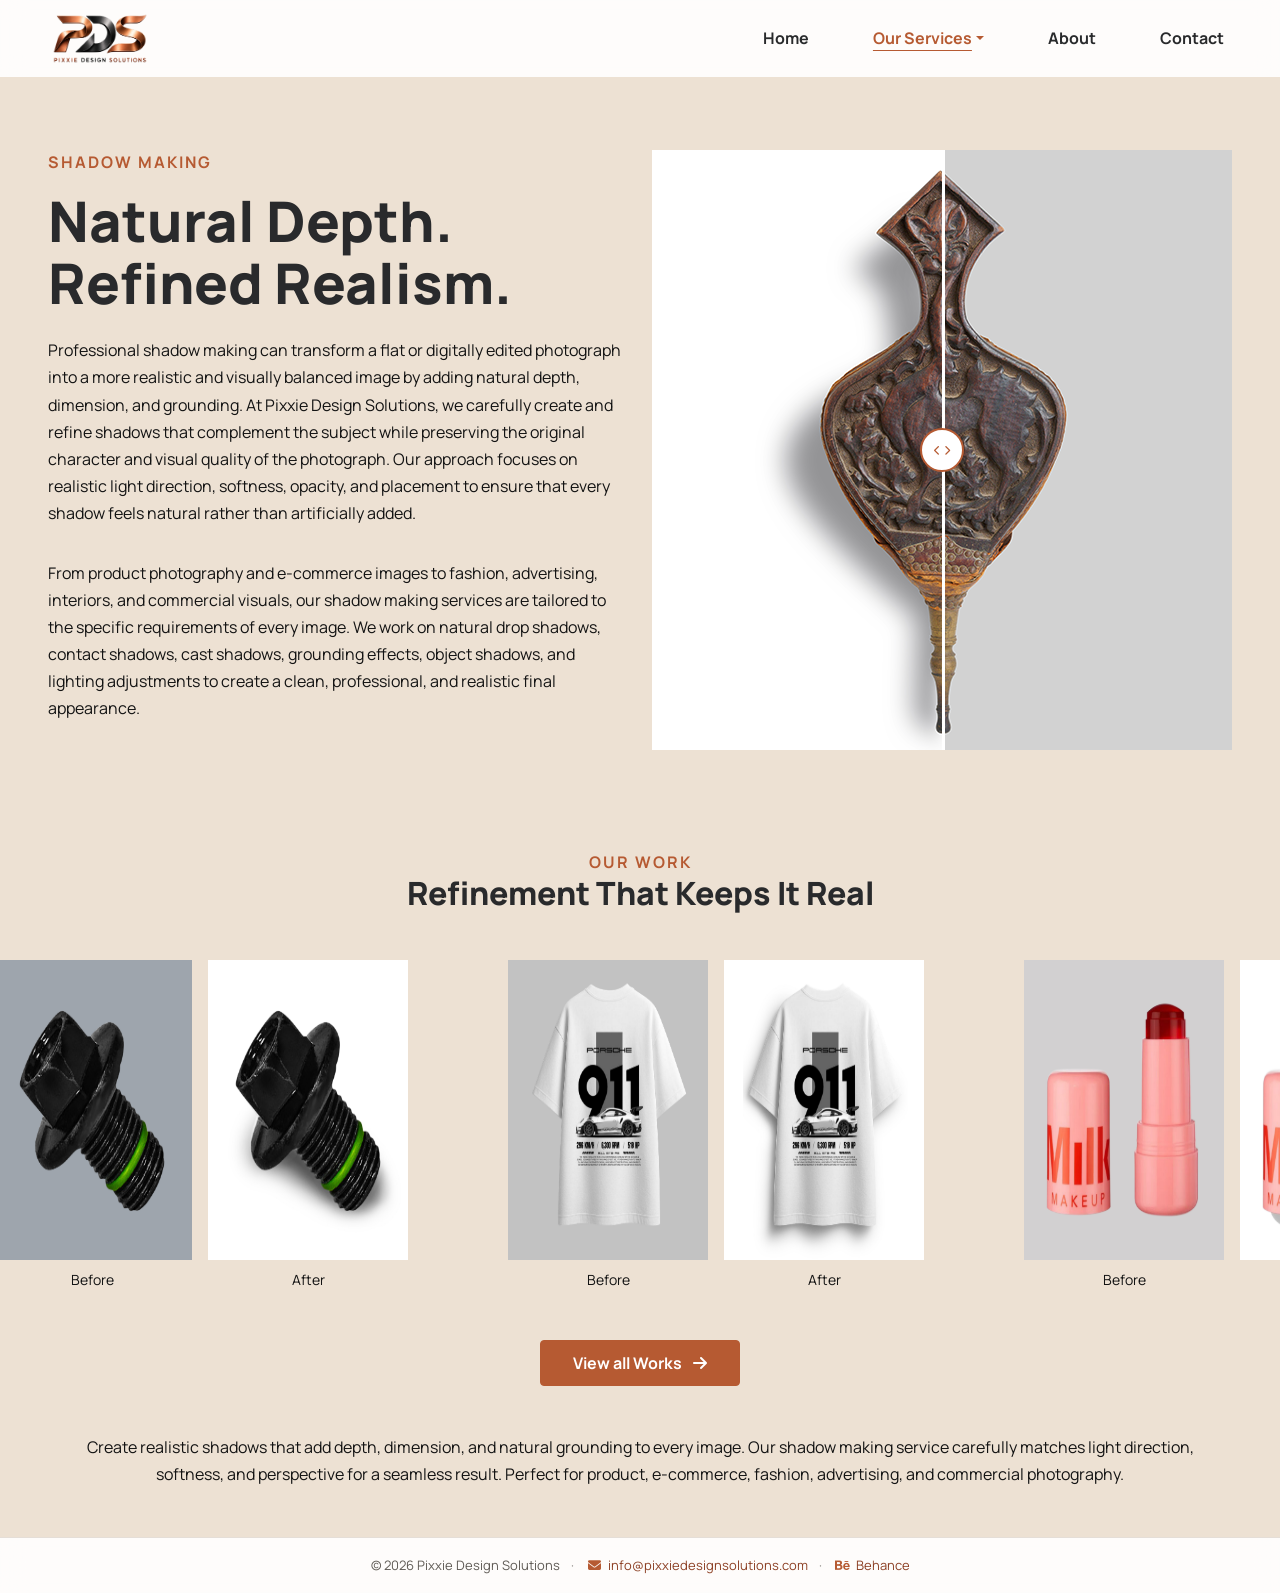
<file: shadow_making.html>
<!DOCTYPE html>
<html lang="en">
<head>
    <meta charset="UTF-8">
    <meta name="viewport" content="width=device-width, initial-scale=1.0">
    <title>Pixxie Design Solutions</title>

    <!-- Favicon -->
    <link rel="icon" type="image/png" sizes="32x32" href="assets/favicon.png">
    <link rel="icon" type="image/png" sizes="16x16" href="assets/favicon.png">

    <!-- Apple Touch Icon -->
    <link rel="apple-touch-icon" href="assets/favicon.png">

    <!-- css -->
    <link rel="stylesheet" href="css/style.css">

    <!-- js -->
    <script src="js/script.js" defer></script>

    <!-- bootstrap -->
    <link href="https://cdn.jsdelivr.net/npm/bootstrap@5.3.8/dist/css/bootstrap.min.css" rel="stylesheet">
    <script src="https://cdn.jsdelivr.net/npm/bootstrap@5.3.8/dist/js/bootstrap.bundle.min.js"></script>

    <!-- google fonts -->
     <link rel="preconnect" href="https://fonts.googleapis.com">
    <link rel="preconnect" href="https://fonts.gstatic.com" crossorigin>
    <link href="https://fonts.googleapis.com/css2?family=Manrope:wght@400;500;600;700;800&display=swap" rel="stylesheet">

    <!-- fontawsome -->
     <link rel="stylesheet" href="https://cdnjs.cloudflare.com/ajax/libs/font-awesome/6.5.2/css/all.min.css">   

</head>
<body id="shadow_making">

    <header>

    <!-- Navbar -->
        <nav class="navbar navbar-expand-lg fixed-top">
            <!-- Container -->
            <div class="container-fluid px-lg-5 px-md-3">
                <!-- Logo -->
                    <a class="navbar-brand"
                    href="index.html">
                        <img src="assets/logo trans.png" class="img-fluid navbar-logo" alt="Pixxie Design Solutions">
                    </a>

                    <!-- mobile menu -->
                        <button class="navbar-toggler" type="button" data-bs-toggle="collapse" data-bs-target="#collapsibleNavbar">
      <i class="fa-solid fa-bars"></i>
    </button>

                <!-- Navigation -->
                    <div class="collapse
                    navbar-collapse
                    flex-basis-100"
                    id="collapsibleNavbar">
                        <!-- nav links -->
                            <ul class="navbar-nav
                            d-flex
                            flex-column
                            flex-lg-row
                            gap-md-4
                            gap-lg-5
                            align-items-lg-center">
                                <li class="nav-item"><a class="nav-link" href="index.html">Home</a></li>
                                <li class="nav-item dropdown"><a class="nav-link dropdown-toggle active" href="#" role="button" data-bs-toggle="dropdown">Our Services</a>
                                    <ul class="dropdown-menu">
                                        <li><a class="dropdown-item " href="background_removal.html">Background Removal</a></li>
                                        <li><a class="dropdown-item " href="model_retouch.html">Model Retouch</a></li>
                                        <li><a class="dropdown-item" href="skin_retouch.html">Skin Retouch</a></li>
                                        <li><a class="dropdown-item" href="jewelery_retouch.html">Jewelry Retouch</a></li>
                                        <li><a class="dropdown-item active" href="shadow_making.html">Shadow Making</a></li>
                                        <li><a class="dropdown-item" href="invisible.html">Invisible Mannequin</a></li>
                                        <li><a class="dropdown-item" href="clipping_path.html">Clipping Path</a></li>
                                        <li><a class="dropdown-item" href="color_correction.html">Color Correction</a></li>
                                        <li><a class="dropdown-item" href="editorial.html">Editorial Images</a></li>
                                    </ul>
                                </li>
                                <li class="nav-item"><a class="nav-link" href="about.html">About</a></li>
                                <li class="nav-item"><a class="nav-link" href="contact.html">Contact</a></li>    
                            </ul>
                    </div>
            </div>        
        </nav>
    </header>

    <section class="bg-remove container-fluid px-lg-5">

    <div class="row">

        <!-- Text -->
        <div class="col-12 col-lg-6">
            <div class="hero-text1 d-flex flex-column gap-3">
                <span class="hero-label">SHADOW MAKING</span>
                <h1 class="display-4">Natural Depth. <br> Refined Realism.</h1>
<p>
    Professional shadow making can transform a flat or digitally edited photograph into a
    more realistic and visually balanced image by adding natural depth, dimension, and
    grounding. At Pixxie Design Solutions, we carefully create and refine shadows that
    complement the subject while preserving the original character and visual quality of
    the photograph. Our approach focuses on realistic light direction, softness, opacity,
    and placement to ensure that every shadow feels natural rather than artificially added.
    </p>

    <p>
    From product photography and e-commerce images to fashion, advertising, interiors, and
    commercial visuals, our shadow making services are tailored to the specific requirements
    of every image. We work on natural drop shadows, contact shadows, cast shadows,
    grounding effects, object shadows, and lighting adjustments to create a clean,
    professional, and realistic final appearance.
</p>
                
            </div>
        </div>

        <!-- Image -->
        <div class="col-12 col-lg-6 d-flex justify-content-center justify-content-lg-end">
            <div class="before-after">

                <img src="assets/shadow/hero-b.png"
                     class="before-img"
                     alt="Before">

                <img src="assets/shadow/hero-a.png"
                     class="after-img"
                     alt="After">

                <input type="range"
                       min="0"
                       max="100"
                       value="50"
                       class="slider">

                <div class="slider-line"></div>

                <div class="slider-holder">
                    <i class="fa-solid fa-chevron-left"></i>
                    <i class="fa-solid fa-chevron-right"></i>
                </div>

            </div>
        </div>

    </div>

    </section>

    <section class="slideshow mb-5">
        <div class="container-fluid text-center mb-5">
            <span class="hero-label">OUR WORK</span>
            <h2>Refinement That Keeps It Real</h2>
        </div>

        <div class="slideshow-track container-fluid d-flex flex-row">
            <!-- group -->
            <div class="slideshow-group d-flex flex-row">
            <!-- Pair m1 -->
            <div class="showcase-pair d-flex flex-row gap-3">
                <div class="d-flex flex-column gap-2">
                    <img src="assets/shadow/m1-b.jpg" alt="Before">
                    <span class="image-label text-center">Before</span>
                </div>

                <div class="d-flex flex-column gap-2">
                    <img src="assets/shadow/m1-a.jpg" alt="After">
                    <span class="image-label text-center">After</span>
                </div>
            </div>

            <!-- Pair m2 -->
            <div class="showcase-pair d-flex flex-row gap-3">
                <div class="d-flex flex-column gap-2">
                    <img src="assets/shadow/m2-b.jpg" alt="Before">
                    <span class="image-label text-center">Before</span>
                </div>

                <div class="d-flex flex-column gap-2">
                    <img src="assets/shadow/m2-a.jpg" alt="After">
                    <span class="image-label text-center">After</span>
                </div>
            </div>

            <!-- Pair m3 -->
            <div class="showcase-pair d-flex flex-row gap-3">
                <div class="d-flex flex-column gap-2">
                    <img src="assets/shadow/m3-b.jpg" alt="Before">
                    <span class="image-label text-center">Before</span>
                </div>

                <div class="d-flex flex-column gap-2">
                    <img src="assets/shadow/m3-a.jpg" alt="After">
                    <span class="image-label text-center">After</span>
                </div>
            </div>

             <!-- Pair m4 -->
            <div class="showcase-pair d-flex flex-row gap-3">
                <div class="d-flex flex-column gap-2">
                    <img src="assets/shadow/m4-b.jpg" alt="Before">
                    <span class="image-label text-center">Before</span>
                </div>

                <div class="d-flex flex-column gap-2">
                    <img src="assets/shadow/m4-a.jpg" alt="After">
                    <span class="image-label text-center">After</span>
                </div>
            </div>

             <!-- Pair m5 -->
            <div class="showcase-pair d-flex flex-row gap-3">
                <div class="d-flex flex-column gap-2">
                    <img src="assets/shadow/m5-b.jpg" alt="Before">
                    <span class="image-label text-center">Before</span>
                </div>

                <div class="d-flex flex-column gap-2">
                    <img src="assets/shadow/m5-a.jpg" alt="After">
                    <span class="image-label text-center">After</span>
                </div>
            </div>

             <!-- Pair m6 -->
            <div class="showcase-pair d-flex flex-row gap-3">
                <div class="d-flex flex-column gap-2">
                    <img src="assets/shadow/m6-b.jpg" alt="Before">
                    <span class="image-label text-center">Before</span>
                </div>

                <div class="d-flex flex-column gap-2">
                    <img src="assets/shadow/m6-a.jpg" alt="After">
                    <span class="image-label text-center">After</span>
                </div>
            </div>
            </div>
            </div>

        </div>
    </section>

    <section class="view container desc mb-5">
        <button type="button" class="btn btn-brand mb-5 d-block mx-auto" data-bs-toggle="modal" data-bs-target="#viewall"> View all Works <i class="fa-solid fa-arrow-right ms-2"></i></button>

    <p class="text-center">
    Create realistic shadows that add depth, dimension, and natural grounding to every image.
    Our shadow making service carefully matches light direction, softness, and perspective for a seamless result.
    Perfect for product, e-commerce, fashion, advertising, and commercial photography.</p>

        <!-- The Modal -->
<div class="modal fade" id="viewall">
  <div class="modal-dialog modal-dialog-centered modal-lg">
    <div class="modal-content">
        <button type="button" class="btn-close modal-close" data-bs-dismiss="modal" aria-label="Close"></button>

      <!-- Modal body -->
      <div class="modal-body">
        <!-- Carousel -->
        <div id="demo" class="carousel slide" data-bs-ride="carousel">
  
        <!-- The slideshow/carousel -->
        <div class="carousel-inner">
            <div class="carousel-item active">
            <img src="assets/shadow/pair-1.png" alt="before-after image" class="d-block" style="width:100%">
            </div>

            <div class="carousel-item">
            <img src="assets/shadow/pair-2.png" alt="Los Angeles" class="d-block" style="width:100%">
            </div>

            <div class="carousel-item">
            <img src="assets/shadow/pair-3.png" alt="Los Angeles" class="d-block" style="width:100%">
            </div>

            <div class="carousel-item">
            <img src="assets/shadow/pair-4.png" alt="Los Angeles" class="d-block" style="width:100%">
            </div>

            <div class="carousel-item">
            <img src="assets/shadow/pair-5.png" alt="Los Angeles" class="d-block" style="width:100%">
            </div>

            <div class="carousel-item">
            <img src="assets/shadow/pair-6.png" alt="Los Angeles" class="d-block" style="width:100%">
            </div>

            <!-- Left and right controls/icons -->
            <button class="carousel-control-prev" type="button" data-bs-target="#demo" data-bs-slide="prev">
                <i class="fa-solid fa-chevron-left"></i>
            </button>

            <button class="carousel-control-next" type="button" data-bs-target="#demo" data-bs-slide="next">
                <i class="fa-solid fa-chevron-right"></i>
            </button>
        </div>

        </div>

      </div>
    </div>
  </div>
</div>
    </section>

  <footer class="footer">
    <div class="container-fluid px-lg-5">
        <p class="mb-0">
            © 2026 Pixxie Design Solutions
            <span>·</span>
             <i class="fa-solid fa-envelope icons"></i> 
            <a href="mailto:info@pixxiedesignsolutions.com">info@pixxiedesignsolutions.com</a>
            <span>·</span>
            <i class="fa-brands fa-behance icons"></i>
            <a href="https://www.behance.net/pixxiedesignsolution" target="_blank">Behance</a>
        </p>
    </div>
</footer>
    
    
</body>
</html>
</file>
<file: css/style.css>
:root {

    /* Backgrounds */
    --bg-primary: #FFFFFF;
    --bg-secondary: #F7F5F2;

    /* Brand */
    --color-copper: #B65A32;
    --color-bronze: #8C3F24;
    --color-gold: #C8943D;
    --color-champagne: #E8C477;

    /* Text */
   --text-primary: #292A2C;
    --text-secondary: #131313;
    --text-muted: #8A8580;

    /* Borders */
    --border-color: #E5DED7;

    /* Pure */
    --color-white: #FFFFFF;
    --color-black: #000000;

    /* Accent */
    --accent-primary: var(--color-copper);
    --accent-secondary: var(--color-gold);
}

*{
   padding: 0;
   margin: 0;
   box-sizing: border-box;
   font-family: 'Manrope', sans-serif;
}

#home,
#about,
#contact,
#bg-remove,
#model_retouch,
#invisible,
#skin_retouch,
#clipping_path,
#shadow_making,
#jewelery_retouch,
#color,
#editorial{
    background-color: #EDE1D3;
   color: var(--text-primary);
}

/* =========================
   NAVBAR
========================= */
.navbar{
   background: rgba(255, 255, 255, 0.9);
    backdrop-filter: blur(12px);
    -webkit-backdrop-filter: blur(12px);
   /* border: 1px solid var(--border-color); */
}
.navbar-logo{
   width: 80px;
   display: block;
}
.navbar i,
.navbar a{
   color: var(--text-primary);
   font-weight: 700;
   font-size: 16px;
}
.nav-link.active {
    color: var(--color-copper) !important;
    font-weight: 700;
    text-decoration: underline;
    text-underline-offset: 6px;
}
.navbar .dropdown-menu{
    border: none;
}
.navbar .dropdown-item.active{
   color: var(--color-copper);
   background-color: transparent;
}
.navbar .dropdown-item:focus {
   background-color: transparent;
    color: inherit;
}


/* home page bg image */
.hero {
   min-height: 100vh;
    background-image: url("../assets/bg-first.png");
    background-position: top;
    background-repeat: no-repeat;
    background-size: cover;
}

/* about page bg image */
.hero1{
   min-height: 100vh;
    background-image: url("../assets/about\ bg.png");
    background-position: top;
    background-repeat: no-repeat;
    background-size: cover;
}

/* contact page bg image */
.hero2{
   min-height: 100vh;
    background-image: url("../assets/contact\ bg.png");
    background-position: top;
    background-repeat: no-repeat;
    background-size: cover;
}


/* for all page margin top */
.hero-text1,
.hero-text,
.slideshow{
   margin-top: 100px;
}

.hero .hero-label,
.hero1 .hero-label,
.hero2 .hero-label,
.bg-remove .hero-label,
.slideshow .hero-label {
    font-size: 16px;
    font-weight: 700;
    letter-spacing: 2px;
    color: var(--color-copper);
}
.icons{
    color: var(--color-copper);
      width: 20px;
    text-align: center;
}
.details p {
    margin: 0;
    font-size: 16px;
    line-height: 1.5;
}
.hero h1,
.hero1 h1,
.hero2 h1,
.bg-remove h1 {
    line-height: 1.1;
    font-weight: 800;
    color: var(--text-primary);
}
.slideshow h2{
   font-weight: 800;
   color: var(--text-primary);
}
.hero p,
.hero1 p,
.hero2 p,
.bg-remove p,
label,
.desc p,
.image-label{
    font-size: 14px;
    line-height: 1.7;
    font-weight: 400;
    color: var(--text-secondary);
    max-width: 100%;
}
.hero .btn-brand,
.hero2 .btn-brand,
.view .btn-brand {
    font-size: 16px;
    font-weight: 700;
    width: 200px;
    padding: 10px 20px;
    color: var(--color-white);
    background-color: var(--color-copper);
    border: 1px solid var(--color-copper);
    border-radius: 4px;
}

.hero .btn-brand:hover,
.hero2 .btn-brand:hover,
.view .btn-brand:hover {
    color: var(--color-white);
    background-color: var(--color-bronze);
    border-color: var(--color-bronze);
}
.hero-highlight{
   font-size: 14px;
    font-weight: 900;
    letter-spacing: 2px;
    color: var(--color-copper);
}
.mail{
   text-decoration: none;
   color: var(--text-secondary);
}

/* user data box pop up */
#myModal .modal-content{
   background-color: #EDE1D3 !important;
}
textarea{
   scrollbar-width: none;
}

/* image slider */
.before-after {
    position: relative;
    width: 100%;
    height: 400px;
    overflow: hidden;
}

.before-after img {
    position: absolute;
    top: 0;
    left: 0;
    display: block;
    width: 100%;
    height: 400px;
    object-fit: cover;
    object-position: top;
}

.after-img {
    clip-path: inset(0 50% 0 0);
}


/* slider line */
.slider-line {
    position: absolute;
    top: 0;
    left: 50%;
    width: 3px;
    height: 100%;
    background-color: var(--color-white);
    pointer-events: none;
}
.slider {
    position: absolute;
    inset: 0;
    width: 100%;
    height: 100%;
    margin: 0;
    opacity: 0;
    cursor: ew-resize;
}
.slider-holder {
    position: absolute;
    top: 50%;
    left: 50%;
    transform: translate(-50%, -50%);
    width: 44px;
    height: 44px;
    border-radius: 50%;
    background: var(--color-white);
    border: 2px solid var(--color-copper);
    display: flex;
    align-items: center;
    justify-content: center;
    gap: 4px;
    pointer-events: none;
    z-index: 3;
}
.slider-holder i {
    font-size: 10px;
    color: var(--color-copper);
}

.showcase-pair img{
   width: 150px;
   height: 200px;
}

/* slideshow */
.slideshow {
    overflow: hidden;
}
.slideshow-track {
    width: max-content;
}
.slideshow-group {
    gap: 100px;
    flex-shrink: 0;
}
.showcase-pair {
    gap: 15px;
    flex-shrink: 0;
}

/* view all */
#viewall .modal-content {
    position: relative;
    background-color: transparent;
    border: none;
}
.modal-backdrop {
    opacity: 0.8 !important;
}
.modal-close {
    position: absolute;
    top: 20px;
    right: 20px;
    z-index: 10;
    color: var(--color-copper);
}
.carousel-control-prev i,
.carousel-control-next i {
    color: var(--color-white);
    font-size: 28px;
    background-color: var(--color-bronze);
    padding: 5px;
    border-radius: 20px;
}
.carousel-control-prev {
    left: 30px;
}

.carousel-control-next {
    right: 30px;
}


.footer {
    padding: 18px 0;
     background: rgba(255, 255, 255, 0.9);
    backdrop-filter: blur(12px);
    -webkit-backdrop-filter: blur(12px);
    border-top: 1px solid #E5DED7;
    text-align: center;
}

.footer p {
    margin: 0;
    font-size: 13px;
    color: #5F5A55;
}

.footer a {
    color: #8C3F24;
    text-decoration: none;
    transition: 0.3s;
}

.footer a:hover {
    color: #B65A32;
}

.footer span {
    margin: 0 8px;
    color: #8A8580;
}



/* Tablet */
@media (min-width: 768px) {
    .navbar-logo {
        width: 20%;
    }
}

/* Desktop */
@media (min-width: 992px) {
.navbar-logo{
   width: 15%;
}
 .navbar .navbar-collapse {
        display: flex;
        justify-content: flex-end;
    }

    .navbar .navbar-nav {
        margin-left: auto;
    }
.navbar .dropdown:hover .dropdown-menu {
   display: block;
   margin-top: 0;
}
.navbar .dropdown-menu {
   border: 1px solid var(--border-color);
   border-radius: 4px;
}
.navbar a:hover{
   color: var(--color-copper);
}
.navbar .dropdown-item:focus {
    background-color: transparent;
    color: inherit;
}
.hero-label {
   font-size: 14px;
}
.hero-text1,
.hero-text,
.before-after{
   margin-top: 150px;
}
.hero p,
.hero1 p,
.hero2 p{
    font-size: 16px;
    max-width: 50%;
}
.bg-remove p,
.desc p{
   font-size: 16px;
}
.hero-highlight{
   font-size: 16px;
}

/* image slider */
.before-after {
    position: relative;
    width: 650px;
    height: 600px;
    overflow: hidden;
}
.before-after img {
    position: absolute;
    top: 0;
    left: 0;
    display: block;
    width: 100%;
    height: 100%;
    object-position: top;
}
.after-img {
    clip-path: inset(0 50% 0 0);
}

/* slideshow */
.showcase-pair img{
   width: 200px;
   height: 300px;
}

}
</file>
